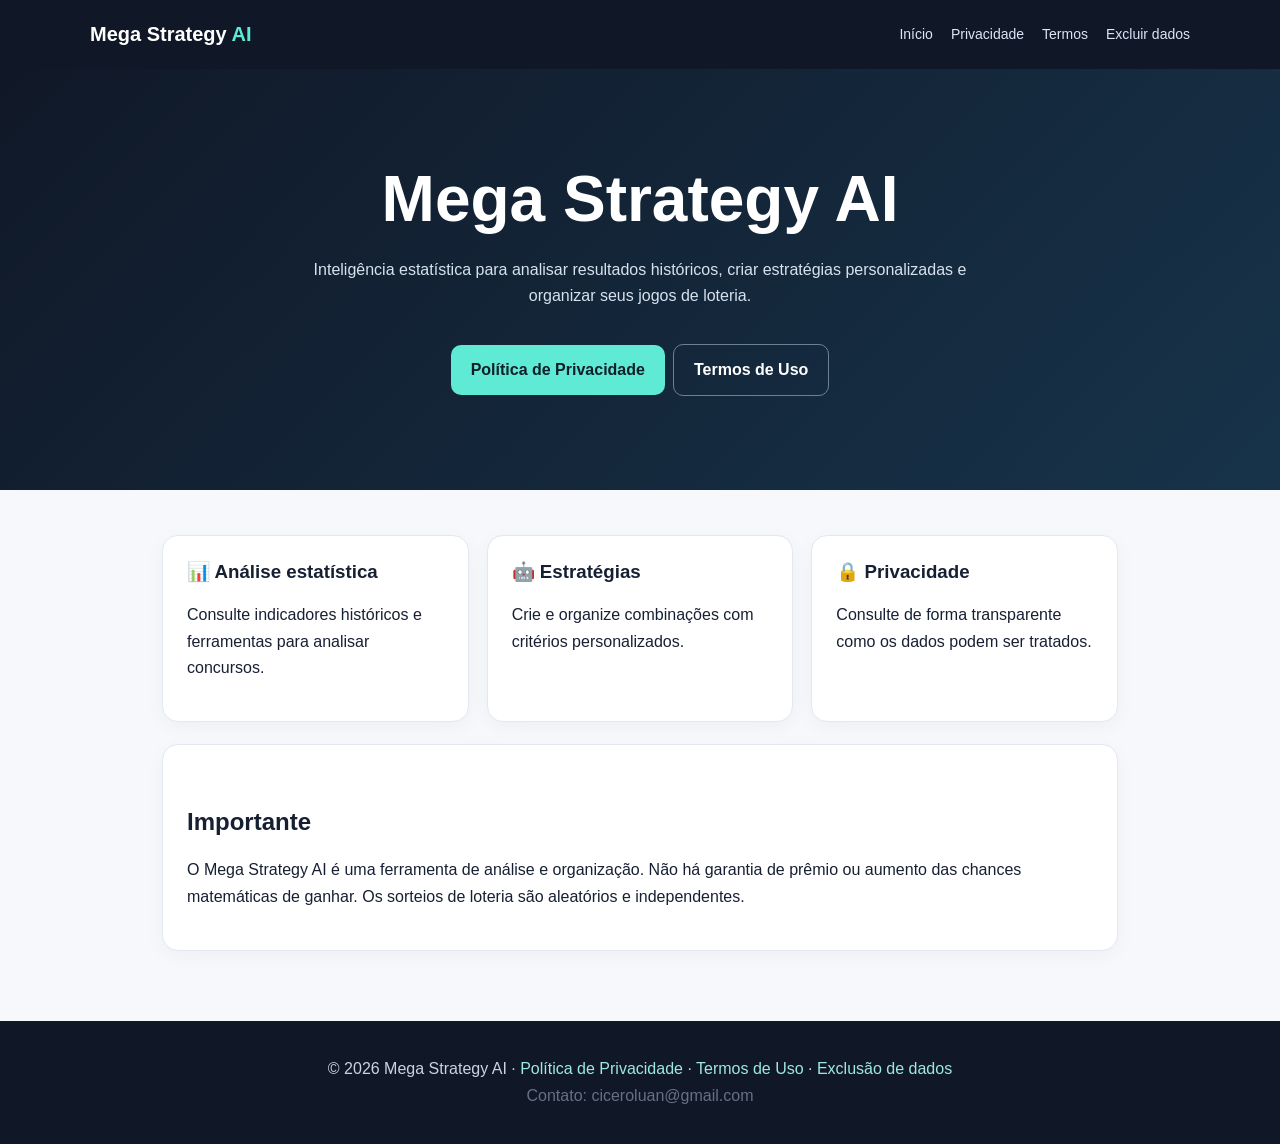
<file: index.html>
<!doctype html><html lang="pt-BR"><head><meta charset="utf-8"><meta name="viewport" content="width=device-width,initial-scale=1"><meta name="description" content="Mega Strategy AI — análise estatística e organização de estratégias para loterias."><title>Mega Strategy AI</title><link rel="stylesheet" href="style.css"></head><body>
<header><nav><div class="logo">Mega Strategy <span>AI</span></div><div><a href="index.html">Início</a><a href="politica-de-privacidade.html">Privacidade</a><a href="termos-de-uso.html">Termos</a><a href="exclusao-de-dados.html">Excluir dados</a></div></nav></header>
<section class="hero"><h1>Mega Strategy AI</h1><p>Inteligência estatística para analisar resultados históricos, criar estratégias personalizadas e organizar seus jogos de loteria.</p><a class="btn" href="politica-de-privacidade.html">Política de Privacidade</a><a class="btn alt" href="termos-de-uso.html">Termos de Uso</a></section>
<main><div class="grid"><div class="card"><h3>📊 Análise estatística</h3><p>Consulte indicadores históricos e ferramentas para analisar concursos.</p></div><div class="card"><h3>🤖 Estratégias</h3><p>Crie e organize combinações com critérios personalizados.</p></div><div class="card"><h3>🔒 Privacidade</h3><p>Consulte de forma transparente como os dados podem ser tratados.</p></div></div>
<div class="card" style="margin-top:22px"><h2>Importante</h2><p>O Mega Strategy AI é uma ferramenta de análise e organização. Não há garantia de prêmio ou aumento das chances matemáticas de ganhar. Os sorteios de loteria são aleatórios e independentes.</p></div></main>
<footer>© 2026 Mega Strategy AI · <a href="politica-de-privacidade.html">Política de Privacidade</a> · <a href="termos-de-uso.html">Termos de Uso</a> · <a href="exclusao-de-dados.html">Exclusão de dados</a><br><span class="muted">Contato: ciceroluan@gmail.com</span></footer></body></html>
</file>
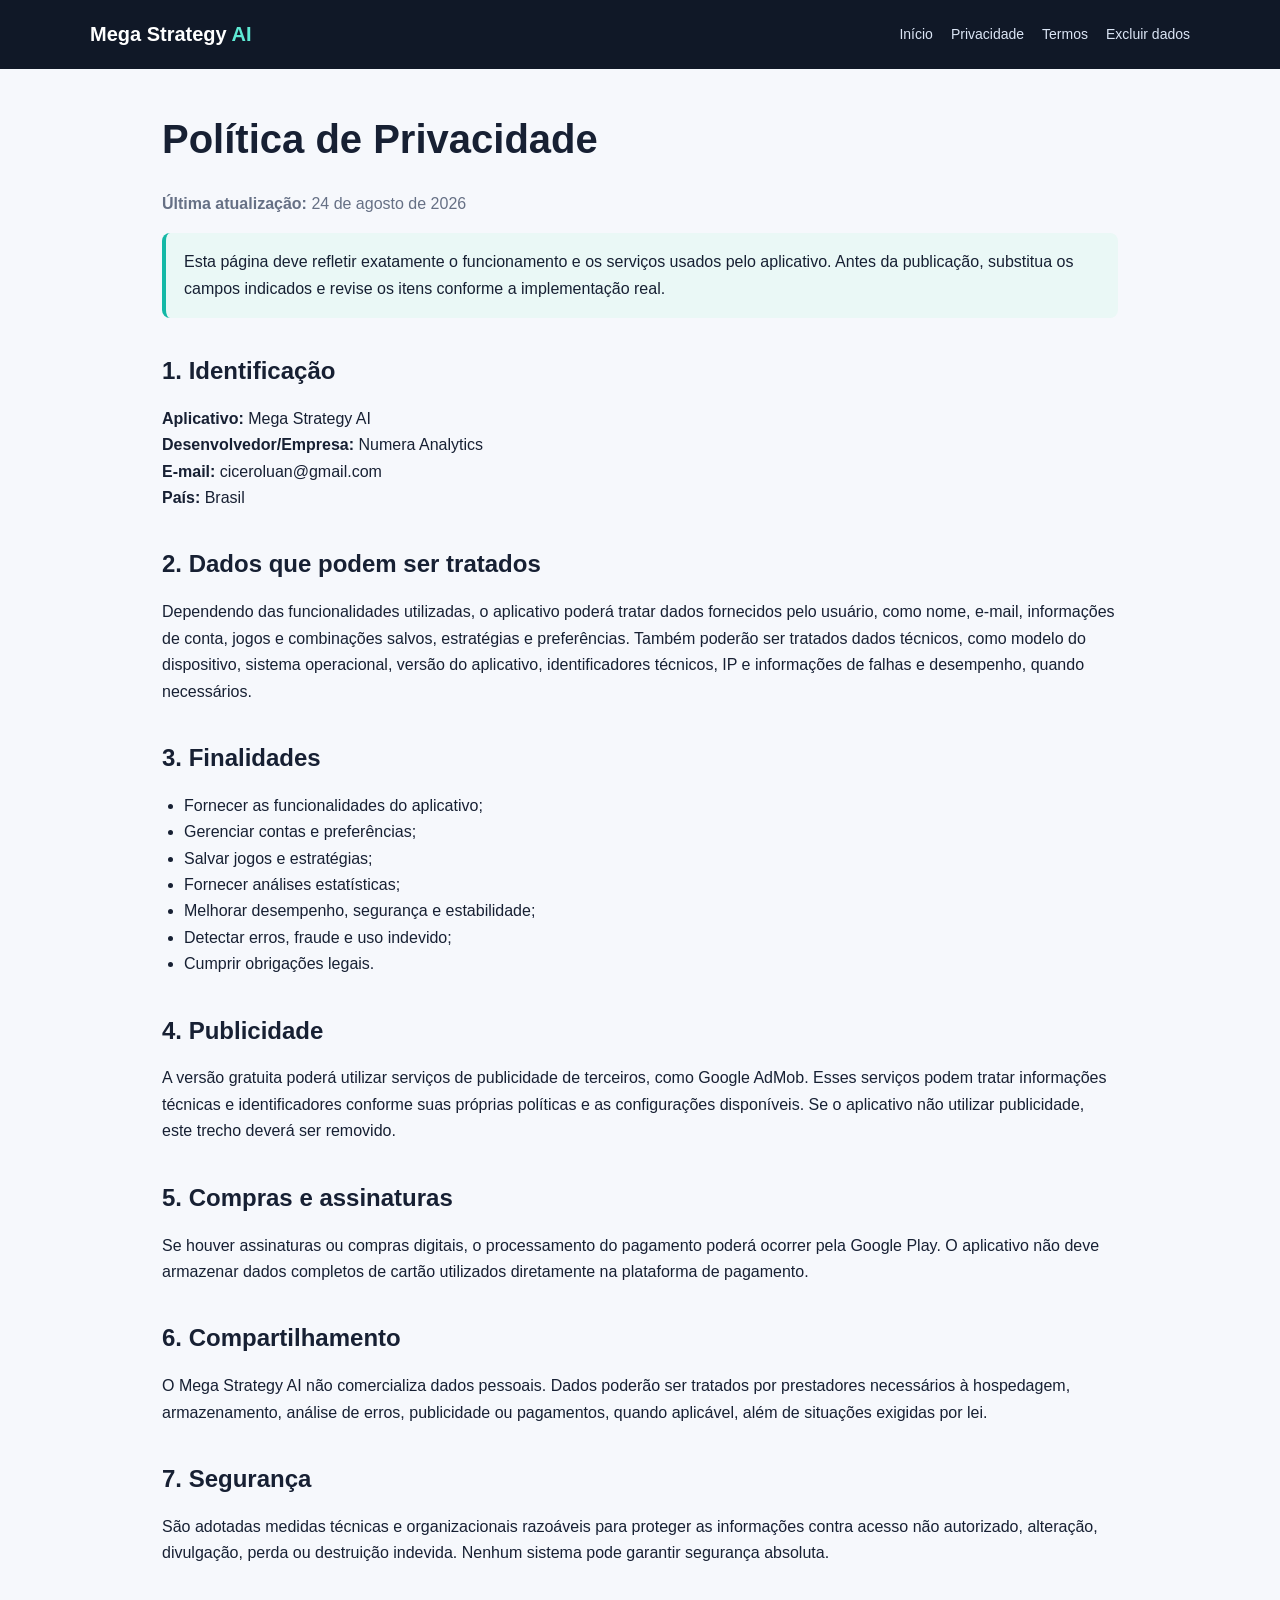
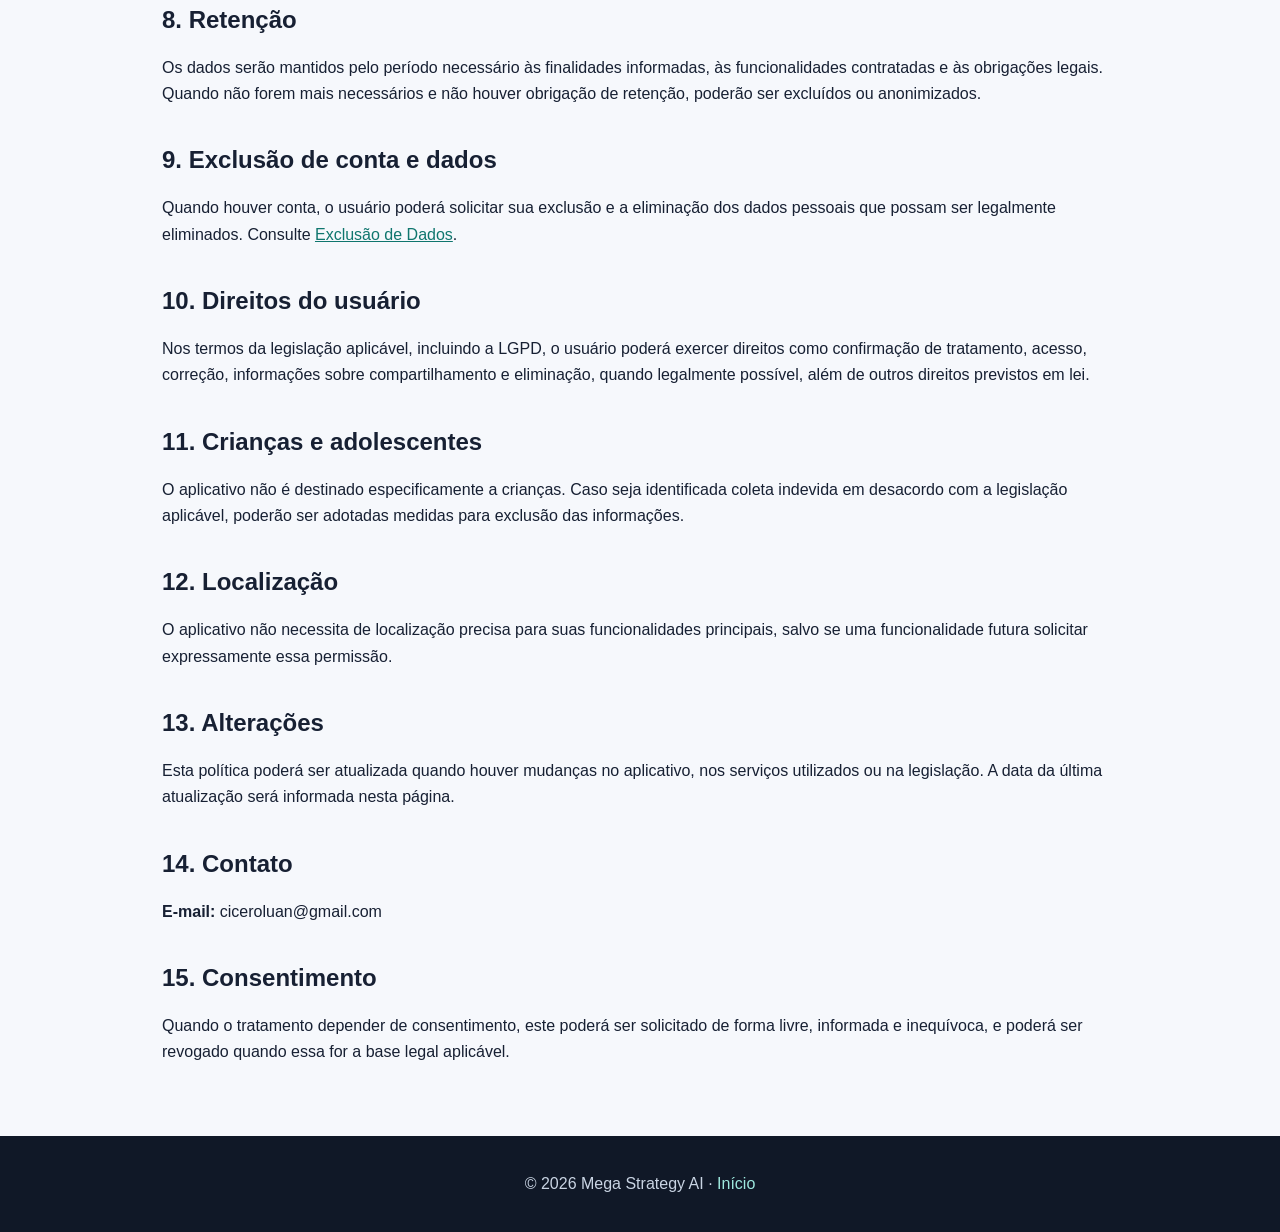
<file: politica-de-privacidade.html>
<!doctype html><html lang="pt-BR"><head><meta charset="utf-8"><meta name="vi0ewport" content="width=device-width,initial-scale=1"><title>Política de Privacidade — Mega Strategy AI</title><link rel="stylesheet" href="style.css"></head><body>
<header><nav><div class="logo">Mega Strategy <span>AI</span></div><div><a href="index.html">Início</a><a href="politica-de-privacidade.html">Privacidade</a><a href="termos-de-uso.html">Termos</a><a href="exclusao-de-dados.html">Excluir dados</a></div></nav></header>
<main><h1>Política de Privacidade</h1><p class="muted"><strong>Última atualização:</strong> 24 de agosto de 2026</p>
<div class="notice">Esta página deve refletir exatamente o funcionamento e os serviços usados pelo aplicativo. Antes da publicação, substitua os campos indicados e revise os itens conforme a implementação real.</div>
<h2>1. Identificação</h2><p><strong>Aplicativo:</strong> Mega Strategy AI<br><strong>Desenvolvedor/Empresa:</strong> Numera Analytics<br><strong>E-mail:</strong> ciceroluan@gmail.com<br><strong>País:</strong> Brasil</p>
<h2>2. Dados que podem ser tratados</h2><p>Dependendo das funcionalidades utilizadas, o aplicativo poderá tratar dados fornecidos pelo usuário, como nome, e-mail, informações de conta, jogos e combinações salvos, estratégias e preferências. Também poderão ser tratados dados técnicos, como modelo do dispositivo, sistema operacional, versão do aplicativo, identificadores técnicos, IP e informações de falhas e desempenho, quando necessários.</p>
<h2>3. Finalidades</h2><ul><li>Fornecer as funcionalidades do aplicativo;</li><li>Gerenciar contas e preferências;</li><li>Salvar jogos e estratégias;</li><li>Fornecer análises estatísticas;</li><li>Melhorar desempenho, segurança e estabilidade;</li><li>Detectar erros, fraude e uso indevido;</li><li>Cumprir obrigações legais.</li></ul>
<h2>4. Publicidade</h2><p>A versão gratuita poderá utilizar serviços de publicidade de terceiros, como Google AdMob. Esses serviços podem tratar informações técnicas e identificadores conforme suas próprias políticas e as configurações disponíveis. Se o aplicativo não utilizar publicidade, este trecho deverá ser removido.</p>
<h2>5. Compras e assinaturas</h2><p>Se houver assinaturas ou compras digitais, o processamento do pagamento poderá ocorrer pela Google Play. O aplicativo não deve armazenar dados completos de cartão utilizados diretamente na plataforma de pagamento.</p>
<h2>6. Compartilhamento</h2><p>O Mega Strategy AI não comercializa dados pessoais. Dados poderão ser tratados por prestadores necessários à hospedagem, armazenamento, análise de erros, publicidade ou pagamentos, quando aplicável, além de situações exigidas por lei.</p>
<h2>7. Segurança</h2><p>São adotadas medidas técnicas e organizacionais razoáveis para proteger as informações contra acesso não autorizado, alteração, divulgação, perda ou destruição indevida. Nenhum sistema pode garantir segurança absoluta.</p>
<h2>8. Retenção</h2><p>Os dados serão mantidos pelo período necessário às finalidades informadas, às funcionalidades contratadas e às obrigações legais. Quando não forem mais necessários e não houver obrigação de retenção, poderão ser excluídos ou anonimizados.</p>
<h2>9. Exclusão de conta e dados</h2><p>Quando houver conta, o usuário poderá solicitar sua exclusão e a eliminação dos dados pessoais que possam ser legalmente eliminados. Consulte <a href="exclusao-de-dados.html">Exclusão de Dados</a>.</p>
<h2>10. Direitos do usuário</h2><p>Nos termos da legislação aplicável, incluindo a LGPD, o usuário poderá exercer direitos como confirmação de tratamento, acesso, correção, informações sobre compartilhamento e eliminação, quando legalmente possível, além de outros direitos previstos em lei.</p>
<h2>11. Crianças e adolescentes</h2><p>O aplicativo não é destinado especificamente a crianças. Caso seja identificada coleta indevida em desacordo com a legislação aplicável, poderão ser adotadas medidas para exclusão das informações.</p>
<h2>12. Localização</h2><p>O aplicativo não necessita de localização precisa para suas funcionalidades principais, salvo se uma funcionalidade futura solicitar expressamente essa permissão.</p>
<h2>13. Alterações</h2><p>Esta política poderá ser atualizada quando houver mudanças no aplicativo, nos serviços utilizados ou na legislação. A data da última atualização será informada nesta página.</p>
<h2>14. Contato</h2><p><strong>E-mail:</strong> ciceroluan@gmail.com</p>
<h2>15. Consentimento</h2><p>Quando o tratamento depender de consentimento, este poderá ser solicitado de forma livre, informada e inequívoca, e poderá ser revogado quando essa for a base legal aplicável.</p></main>
<footer>© 2026 Mega Strategy AI · <a href="index.html">Início</a></footer></body></html>
</file>
<file: style.css>
*{box-sizing:border-box}body{margin:0;font-family:Inter,Arial,sans-serif;color:#172033;background:#f6f8fc;line-height:1.65}
header{background:#101827;color:#fff;padding:18px 6%;position:sticky;top:0;z-index:5}nav{max-width:1100px;margin:auto;display:flex;align-items:center;justify-content:space-between;gap:20px}
.logo{font-weight:800;font-size:20px}.logo span{color:#5eead4}nav a{color:#dbe5f5;text-decoration:none;margin-left:18px;font-size:14px}
.hero{background:linear-gradient(135deg,#101827,#17334a);color:white;padding:90px 6%;text-align:center}.hero h1{font-size:clamp(36px,6vw,64px);margin:0 0 18px}.hero p{max-width:700px;margin:0 auto 30px;color:#d7e2ef}
.btn{display:inline-block;background:#5eead4;color:#10202b;text-decoration:none;font-weight:800;padding:12px 20px;border-radius:10px;margin:4px}.btn.alt{background:transparent;color:#fff;border:1px solid #6b8197}
main{max-width:1000px;margin:45px auto;padding:0 22px}.grid{display:grid;grid-template-columns:repeat(auto-fit,minmax(220px,1fr));gap:18px}.card{background:#fff;border:1px solid #e3e8f0;border-radius:16px;padding:24px;box-shadow:0 5px 20px #12233a0a}.card h3{margin-top:0}
h1,h2,h3{line-height:1.25}h1{font-size:40px}h2{margin-top:38px}.muted{color:#667085}.notice{padding:16px 18px;background:#eaf8f6;border-left:4px solid #14b8a6;border-radius:8px}
footer{margin-top:70px;background:#101827;color:#c9d4e3;padding:35px 6%;text-align:center}footer a{color:#9ee9df;text-decoration:none}
ul{padding-left:22px}a{color:#0f766e}
@media(max-width:700px){nav{flex-direction:column;align-items:flex-start}nav a{margin:0 12px 0 0}.hero{padding:65px 6%}}
</file>
